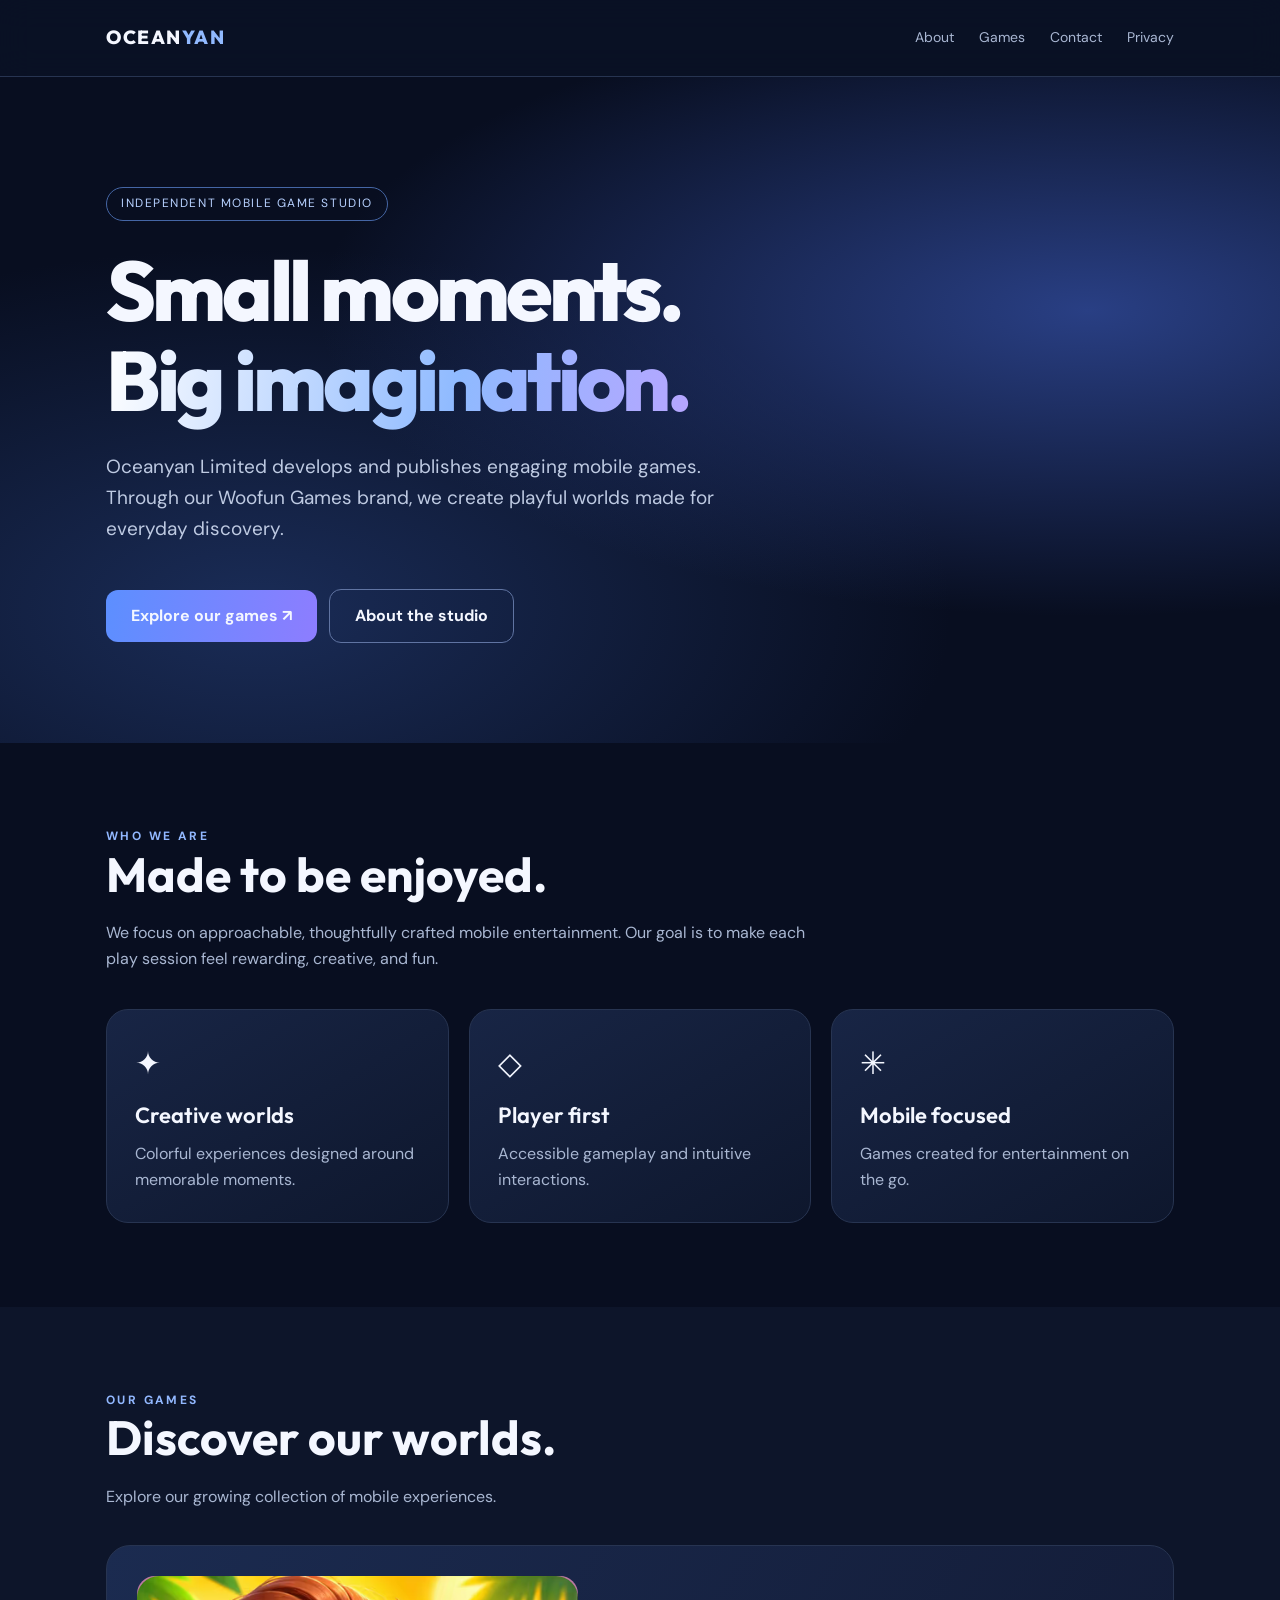
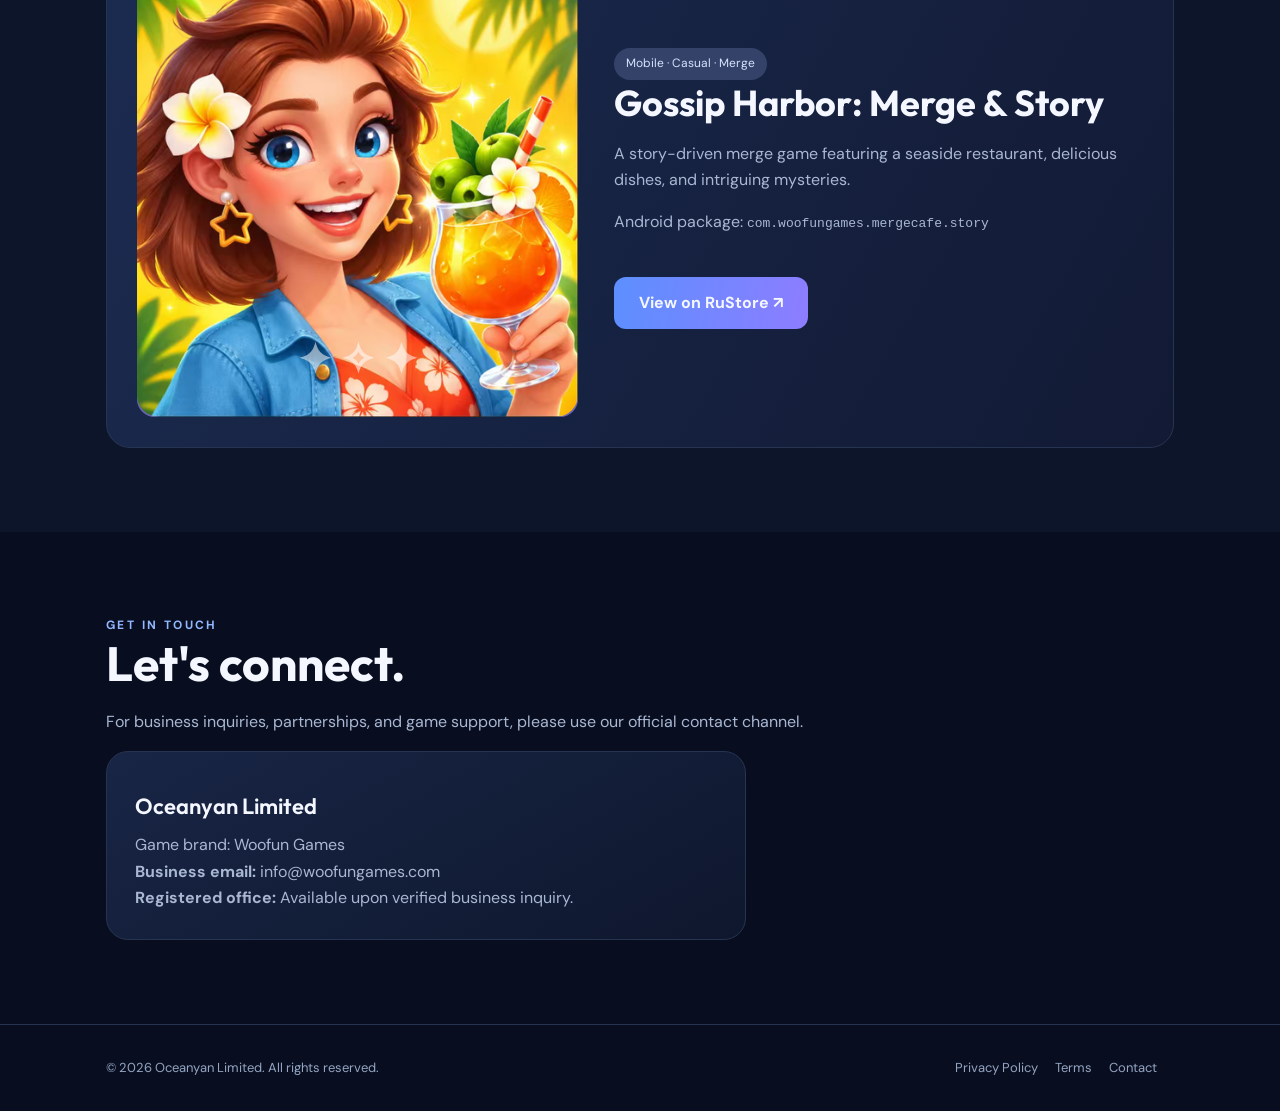
<file: index.html>
<!doctype html><html lang="en"><head><meta charset="utf-8"><meta name="viewport" content="width=device-width, initial-scale=1"><meta name="theme-color" content="#080e20"><meta name="description" content="Oceanyan Limited — mobile game development and publishing."><title>Mobile Game Studio | Oceanyan Limited</title><link rel="stylesheet" href="assets/style.css"><link rel="icon" type="image/png" href="assets/game-icon.png"></head><body><header><nav class="wrap"><a class="logo" href="index.html">OCEAN<span>YAN</span></a><div class="links"><a href="index.html#about">About</a><a href="index.html#games">Games</a><a href="index.html#contact">Contact</a><a href="privacy.html">Privacy</a></div></nav></header><section class="hero"><div class="wrap"><span class="tag">Independent mobile game studio</span><h1>Small moments.<br><span class="gradient">Big imagination.</span></h1><p class="lead">Oceanyan Limited develops and publishes engaging mobile games. Through our Woofun Games brand, we create playful worlds made for everyday discovery.</p><a class="btn" href="#games">Explore our games ↗</a><a class="btn secondary" href="#about">About the studio</a></div></section><section class="section" id="about"><div class="wrap"><div class="eyebrow">Who we are</div><h2>Made to be enjoyed.</h2><p class="sub">We focus on approachable, thoughtfully crafted mobile entertainment. Our goal is to make each play session feel rewarding, creative, and fun.</p><div class="grid"><div class="card"><div class="symbol">✦</div><h3>Creative worlds</h3><p>Colorful experiences designed around memorable moments.</p></div><div class="card"><div class="symbol">◇</div><h3>Player first</h3><p>Accessible gameplay and intuitive interactions.</p></div><div class="card"><div class="symbol">✳</div><h3>Mobile focused</h3><p>Games created for entertainment on the go.</p></div></div></div></section><section class="section" id="games" style="background:#0d152a"><div class="wrap"><div class="eyebrow">Our games</div><h2>Discover our worlds.</h2><p class="sub">Explore our growing collection of mobile experiences.</p><div class="game"><div class="gameart"><img src="assets/game-icon.png" alt="Gossip Harbor: Merge & Story game icon" style="width:100%;height:100%;object-fit:cover;border-radius:22px;display:block"></div><div><span class="pill">Mobile · Casual · Merge</span><h3>Gossip Harbor: Merge &amp; Story</h3><p class="sub">A story-driven merge game featuring a seaside restaurant, delicious dishes, and intriguing mysteries.</p><p class="sub">Android package: <code>com.woofungames.mergecafe.story</code></p><p><a class="btn" href="https://www.rustore.ru/catalog/app/com.woofungames.mergecafe.story" target="_blank" rel="noopener noreferrer">View on RuStore ↗</a></p></div></div></div></section><section class="section" id="contact"><div class="wrap"><div class="eyebrow">Get in touch</div><h2>Let's connect.</h2><p class="sub">For business inquiries, partnerships, and game support, please use our official contact channel.</p><div class="card" style="max-width:640px"><h3>Oceanyan Limited</h3><p>Game brand: Woofun Games</p><p><strong>Business email:</strong> <a href="mailto:info@woofungames.com">info@woofungames.com</a></p><p><strong>Registered office:</strong> Available upon verified business inquiry.</p></div></div></section><footer class="foot"><div class="wrap footinner"><span>© 2026 Oceanyan Limited. All rights reserved.</span><div><a href="privacy.html">Privacy Policy</a><a href="terms.html">Terms</a><a href="index.html#contact">Contact</a></div></div></footer></body></html>
</file>
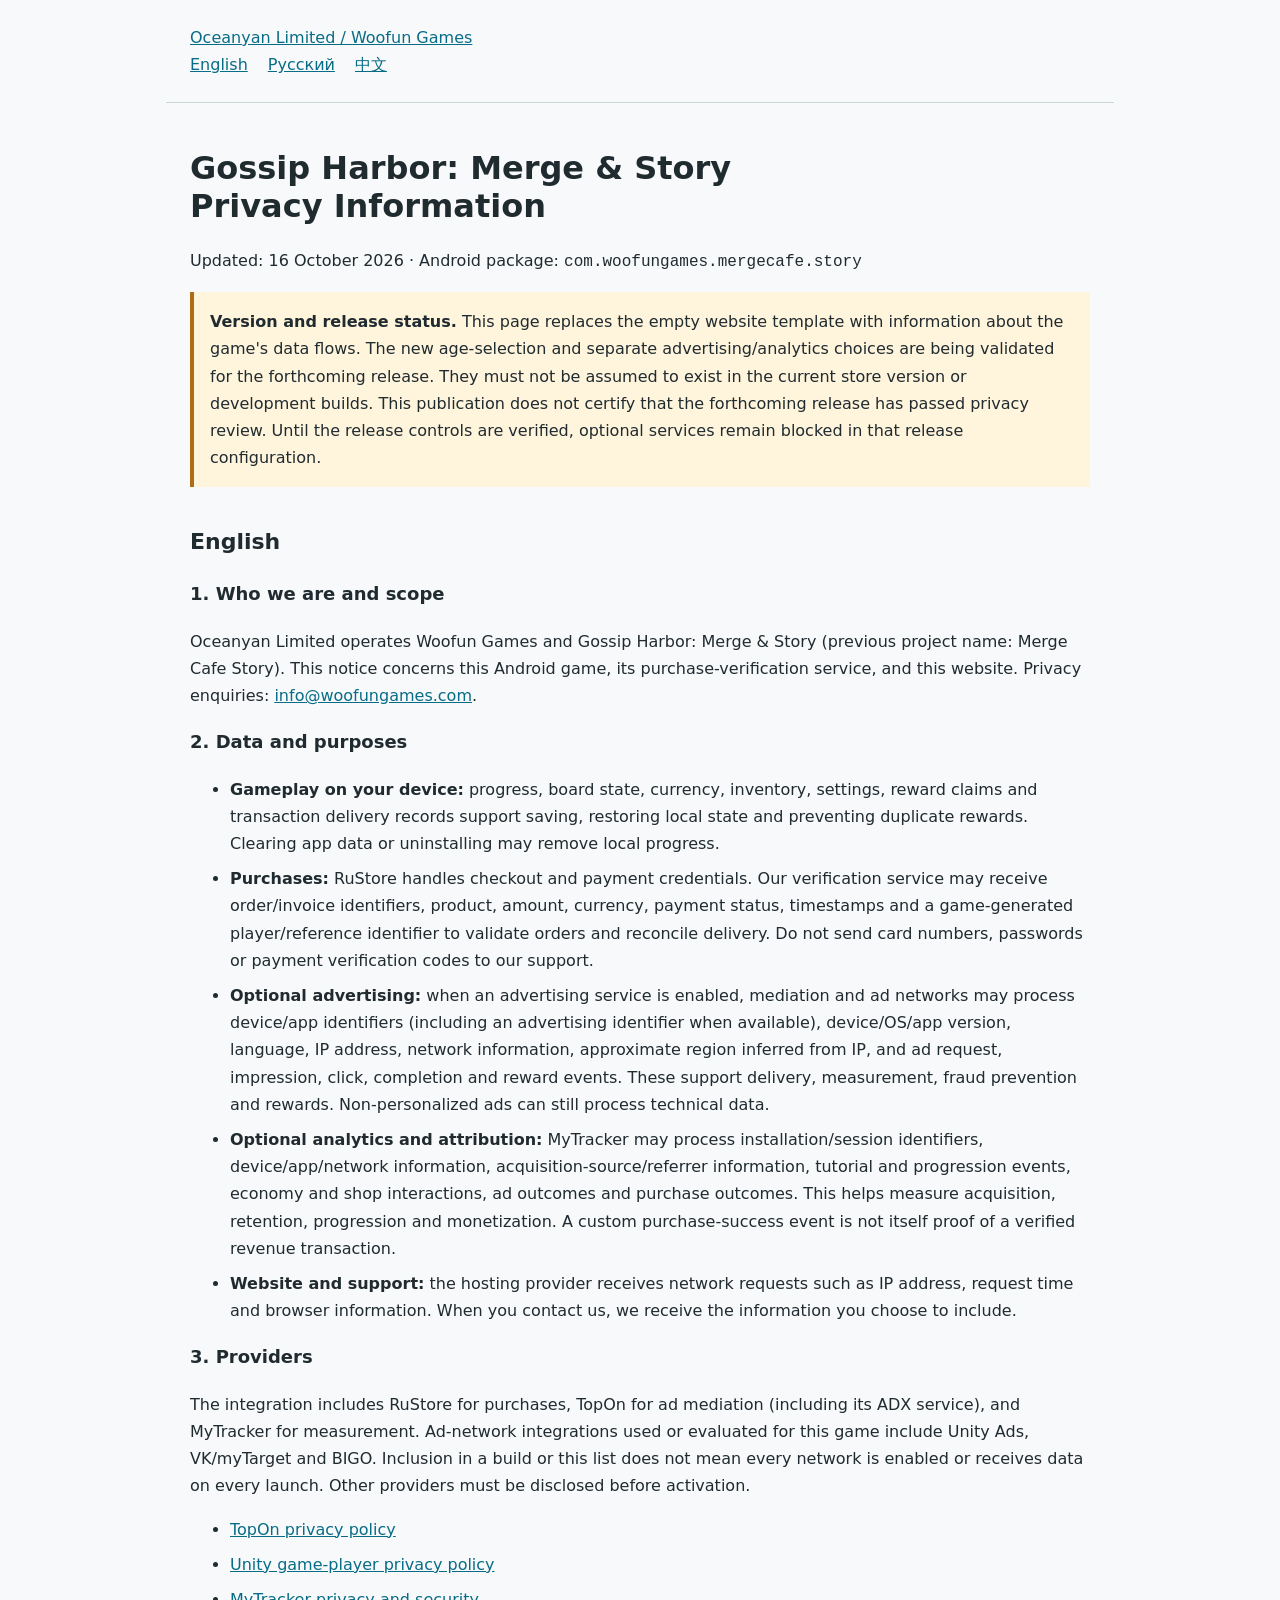
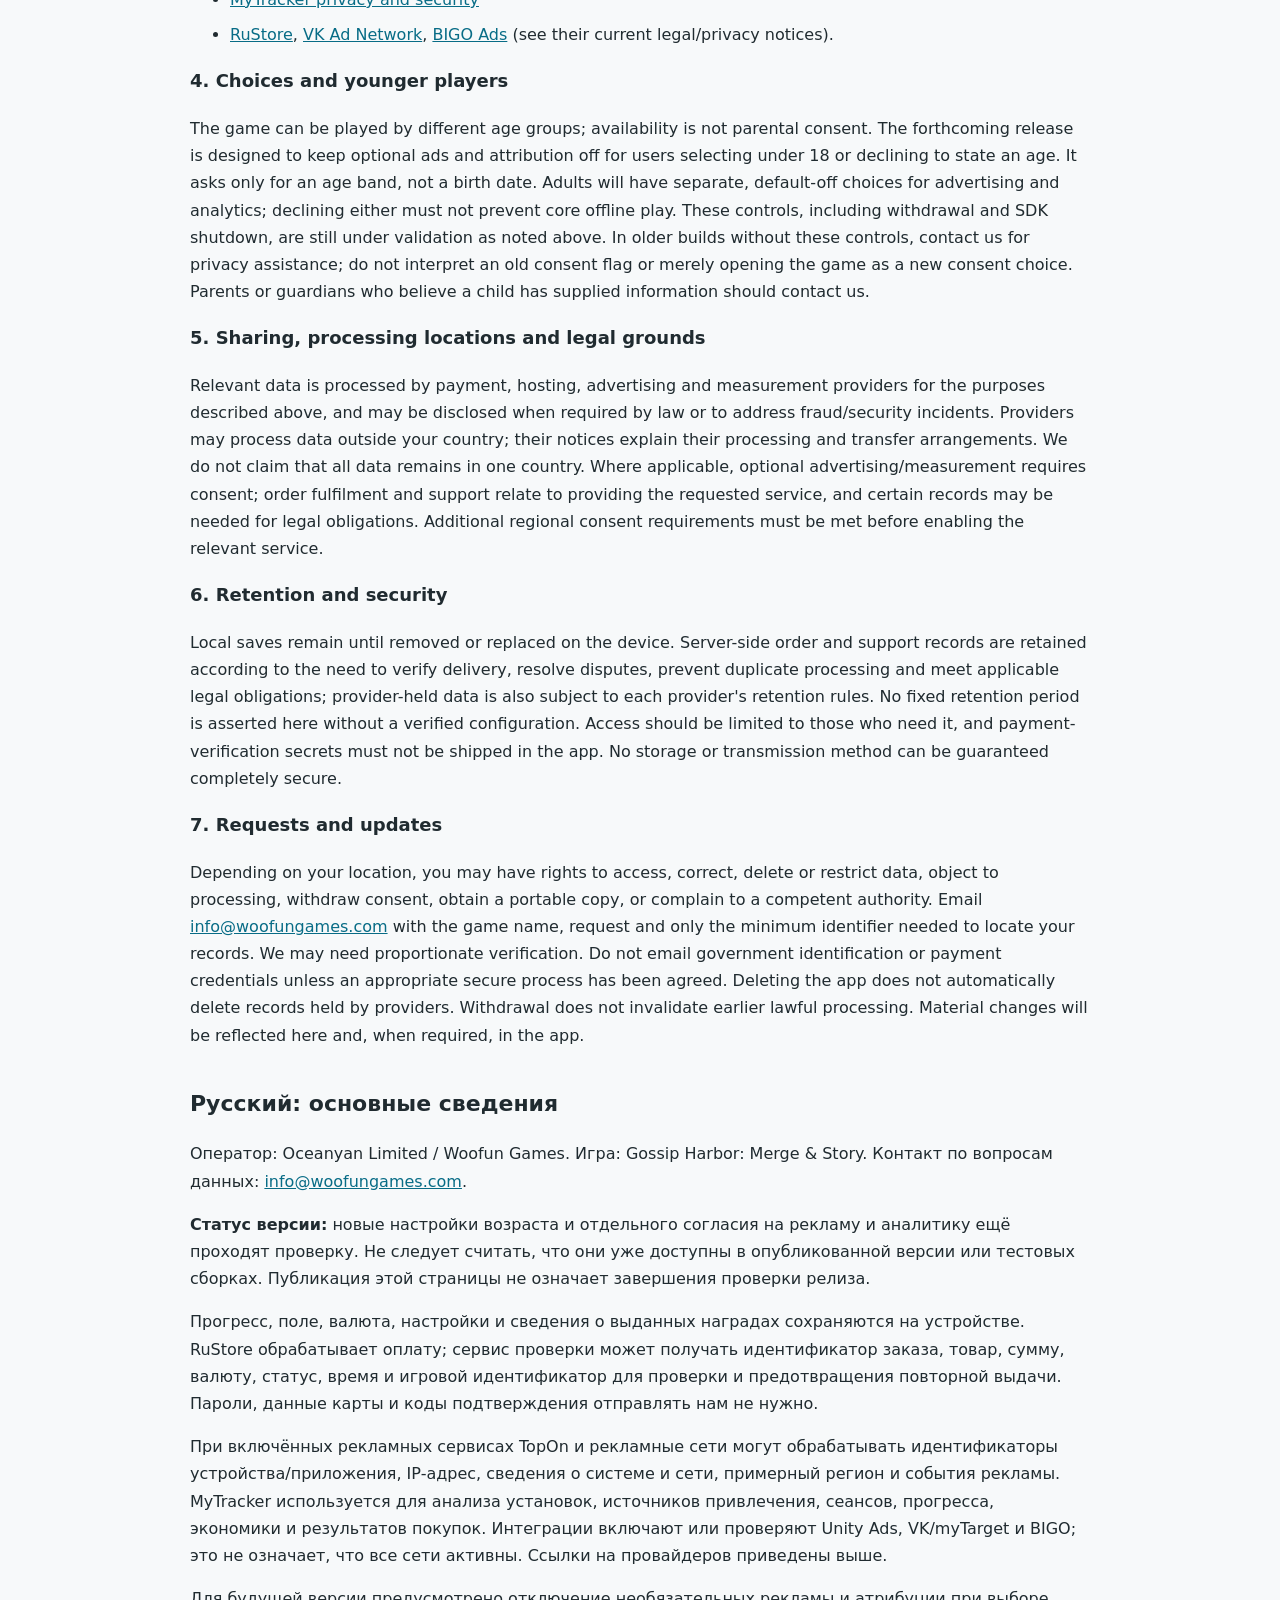
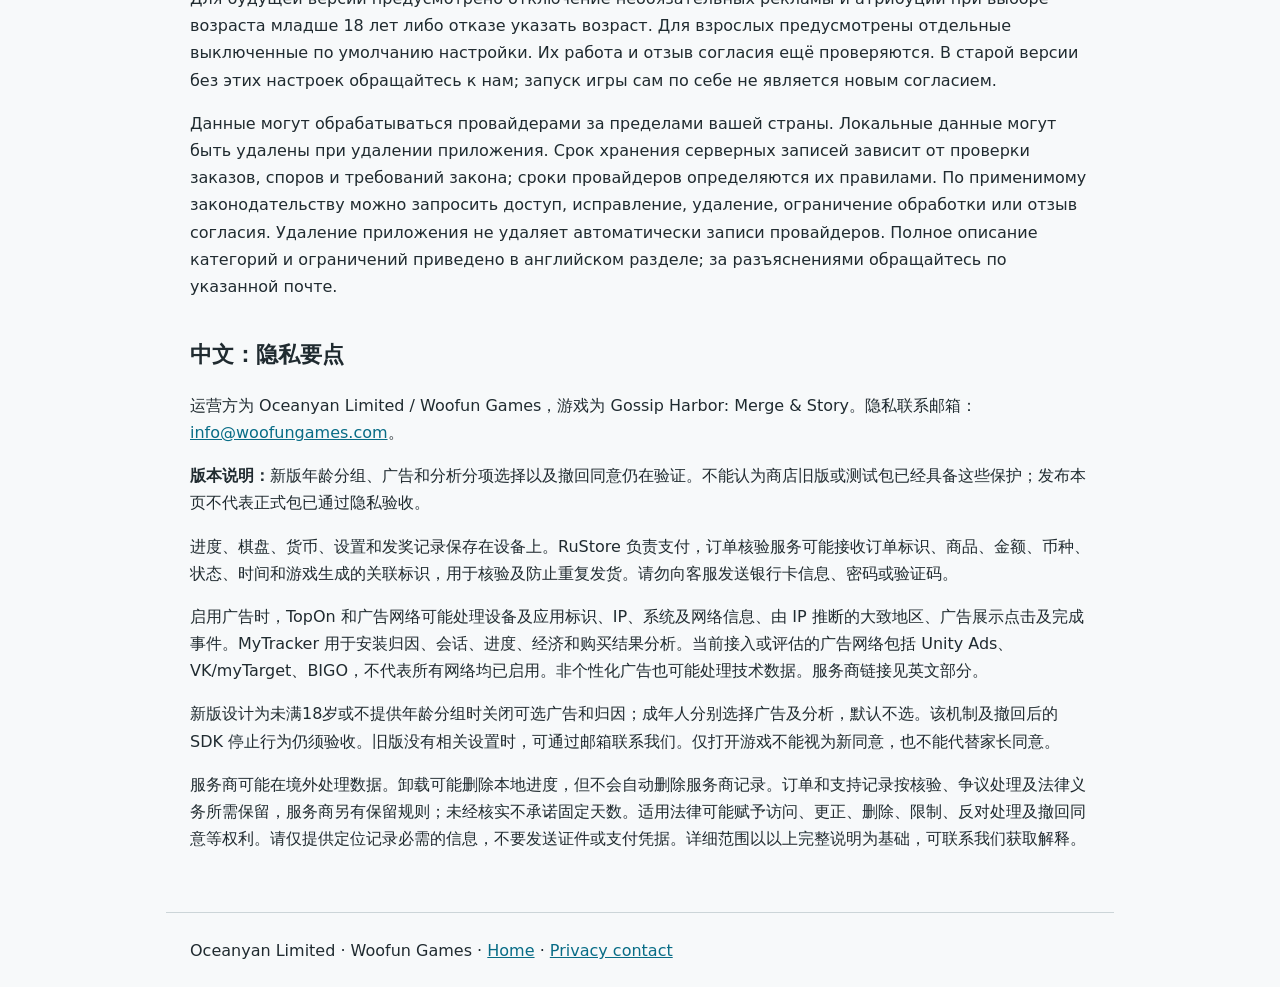
<file: privacy.html>
<!doctype html>
<html lang="en"><head><meta charset="utf-8"><meta name="viewport" content="width=device-width,initial-scale=1"><title>Gossip Harbor Privacy | Woofun Games</title><style>body{margin:0;background:#f7f9fa;color:#202b30;font:16px/1.7 system-ui,sans-serif}header,main,footer{max-width:900px;margin:auto;padding:24px}header{border-bottom:1px solid #ccd5d8}a{color:#086c86}h1{font-size:32px;line-height:1.2}h2{font-size:22px;margin-top:32px}h3{font-size:18px}.notice{border-left:4px solid #ad6c16;padding:16px;background:#fff4dc}nav{display:flex;gap:20px;flex-wrap:wrap}section{margin:36px 0}code{overflow-wrap:anywhere}footer{border-top:1px solid #ccd5d8}li{margin:8px 0}</style></head><body>
<header><a href="index.html">Oceanyan Limited / Woofun Games</a><nav aria-label="Languages"><a href="#en">English</a><a href="#ru">Русский</a><a href="#zh">中文</a></nav></header><main>
<h1>Gossip Harbor: Merge &amp; Story<br>Privacy Information</h1><p>Updated: 16 October 2026 · Android package: <code>com.woofungames.mergecafe.story</code></p>
<div class="notice"><strong>Version and release status.</strong> This page replaces the empty website template with information about the game's data flows. The new age-selection and separate advertising/analytics choices are being validated for the forthcoming release. They must not be assumed to exist in the current store version or development builds. This publication does not certify that the forthcoming release has passed privacy review. Until the release controls are verified, optional services remain blocked in that release configuration.</div>
<section id="en" lang="en"><h2>English</h2>
<h3>1. Who we are and scope</h3><p>Oceanyan Limited operates Woofun Games and Gossip Harbor: Merge &amp; Story (previous project name: Merge Cafe Story). This notice concerns this Android game, its purchase-verification service, and this website. Privacy enquiries: <a href="mailto:info@woofungames.com">info@woofungames.com</a>.</p>
<h3>2. Data and purposes</h3><ul><li><strong>Gameplay on your device:</strong> progress, board state, currency, inventory, settings, reward claims and transaction delivery records support saving, restoring local state and preventing duplicate rewards. Clearing app data or uninstalling may remove local progress.</li><li><strong>Purchases:</strong> RuStore handles checkout and payment credentials. Our verification service may receive order/invoice identifiers, product, amount, currency, payment status, timestamps and a game-generated player/reference identifier to validate orders and reconcile delivery. Do not send card numbers, passwords or payment verification codes to our support.</li><li><strong>Optional advertising:</strong> when an advertising service is enabled, mediation and ad networks may process device/app identifiers (including an advertising identifier when available), device/OS/app version, language, IP address, network information, approximate region inferred from IP, and ad request, impression, click, completion and reward events. These support delivery, measurement, fraud prevention and rewards. Non-personalized ads can still process technical data.</li><li><strong>Optional analytics and attribution:</strong> MyTracker may process installation/session identifiers, device/app/network information, acquisition-source/referrer information, tutorial and progression events, economy and shop interactions, ad outcomes and purchase outcomes. This helps measure acquisition, retention, progression and monetization. A custom purchase-success event is not itself proof of a verified revenue transaction.</li><li><strong>Website and support:</strong> the hosting provider receives network requests such as IP address, request time and browser information. When you contact us, we receive the information you choose to include.</li></ul>
<h3>3. Providers</h3><p>The integration includes RuStore for purchases, TopOn for ad mediation (including its ADX service), and MyTracker for measurement. Ad-network integrations used or evaluated for this game include Unity Ads, VK/myTarget and BIGO. Inclusion in a build or this list does not mean every network is enabled or receives data on every launch. Other providers must be disclosed before activation.</p><ul><li><a href="https://help.toponad.net/docs/Privacy-Policy">TopOn privacy policy</a></li><li><a href="https://unity.com/legal/game-player-and-app-user-privacy-policy">Unity game-player privacy policy</a></li><li><a href="https://docs.tracker.my.com/en/privacy-and-security/about">MyTracker privacy and security</a></li><li><a href="https://www.rustore.ru/">RuStore</a>, <a href="https://ads.vk.ru/">VK Ad Network</a>, <a href="https://www.bigossp.com/">BIGO Ads</a> (see their current legal/privacy notices).</li></ul>
<h3>4. Choices and younger players</h3><p>The game can be played by different age groups; availability is not parental consent. The forthcoming release is designed to keep optional ads and attribution off for users selecting under 18 or declining to state an age. It asks only for an age band, not a birth date. Adults will have separate, default-off choices for advertising and analytics; declining either must not prevent core offline play. These controls, including withdrawal and SDK shutdown, are still under validation as noted above. In older builds without these controls, contact us for privacy assistance; do not interpret an old consent flag or merely opening the game as a new consent choice. Parents or guardians who believe a child has supplied information should contact us.</p>
<h3>5. Sharing, processing locations and legal grounds</h3><p>Relevant data is processed by payment, hosting, advertising and measurement providers for the purposes described above, and may be disclosed when required by law or to address fraud/security incidents. Providers may process data outside your country; their notices explain their processing and transfer arrangements. We do not claim that all data remains in one country. Where applicable, optional advertising/measurement requires consent; order fulfilment and support relate to providing the requested service, and certain records may be needed for legal obligations. Additional regional consent requirements must be met before enabling the relevant service.</p>
<h3>6. Retention and security</h3><p>Local saves remain until removed or replaced on the device. Server-side order and support records are retained according to the need to verify delivery, resolve disputes, prevent duplicate processing and meet applicable legal obligations; provider-held data is also subject to each provider's retention rules. No fixed retention period is asserted here without a verified configuration. Access should be limited to those who need it, and payment-verification secrets must not be shipped in the app. No storage or transmission method can be guaranteed completely secure.</p>
<h3>7. Requests and updates</h3><p>Depending on your location, you may have rights to access, correct, delete or restrict data, object to processing, withdraw consent, obtain a portable copy, or complain to a competent authority. Email <a href="mailto:info@woofungames.com">info@woofungames.com</a> with the game name, request and only the minimum identifier needed to locate your records. We may need proportionate verification. Do not email government identification or payment credentials unless an appropriate secure process has been agreed. Deleting the app does not automatically delete records held by providers. Withdrawal does not invalidate earlier lawful processing. Material changes will be reflected here and, when required, in the app.</p></section>
<section id="ru" lang="ru"><h2>Русский: основные сведения</h2><p>Оператор: Oceanyan Limited / Woofun Games. Игра: Gossip Harbor: Merge &amp; Story. Контакт по вопросам данных: <a href="mailto:info@woofungames.com">info@woofungames.com</a>.</p><p><strong>Статус версии:</strong> новые настройки возраста и отдельного согласия на рекламу и аналитику ещё проходят проверку. Не следует считать, что они уже доступны в опубликованной версии или тестовых сборках. Публикация этой страницы не означает завершения проверки релиза.</p><p>Прогресс, поле, валюта, настройки и сведения о выданных наградах сохраняются на устройстве. RuStore обрабатывает оплату; сервис проверки может получать идентификатор заказа, товар, сумму, валюту, статус, время и игровой идентификатор для проверки и предотвращения повторной выдачи. Пароли, данные карты и коды подтверждения отправлять нам не нужно.</p><p>При включённых рекламных сервисах TopOn и рекламные сети могут обрабатывать идентификаторы устройства/приложения, IP-адрес, сведения о системе и сети, примерный регион и события рекламы. MyTracker используется для анализа установок, источников привлечения, сеансов, прогресса, экономики и результатов покупок. Интеграции включают или проверяют Unity Ads, VK/myTarget и BIGO; это не означает, что все сети активны. Ссылки на провайдеров приведены выше.</p><p>Для будущей версии предусмотрено отключение необязательных рекламы и атрибуции при выборе возраста младше 18 лет либо отказе указать возраст. Для взрослых предусмотрены отдельные выключенные по умолчанию настройки. Их работа и отзыв согласия ещё проверяются. В старой версии без этих настроек обращайтесь к нам; запуск игры сам по себе не является новым согласием.</p><p>Данные могут обрабатываться провайдерами за пределами вашей страны. Локальные данные могут быть удалены при удалении приложения. Срок хранения серверных записей зависит от проверки заказов, споров и требований закона; сроки провайдеров определяются их правилами. По применимому законодательству можно запросить доступ, исправление, удаление, ограничение обработки или отзыв согласия. Удаление приложения не удаляет автоматически записи провайдеров. Полное описание категорий и ограничений приведено в английском разделе; за разъяснениями обращайтесь по указанной почте.</p></section>
<section id="zh" lang="zh-CN"><h2>中文：隐私要点</h2><p>运营方为 Oceanyan Limited / Woofun Games，游戏为 Gossip Harbor: Merge &amp; Story。隐私联系邮箱：<a href="mailto:info@woofungames.com">info@woofungames.com</a>。</p><p><strong>版本说明：</strong>新版年龄分组、广告和分析分项选择以及撤回同意仍在验证。不能认为商店旧版或测试包已经具备这些保护；发布本页不代表正式包已通过隐私验收。</p><p>进度、棋盘、货币、设置和发奖记录保存在设备上。RuStore 负责支付，订单核验服务可能接收订单标识、商品、金额、币种、状态、时间和游戏生成的关联标识，用于核验及防止重复发货。请勿向客服发送银行卡信息、密码或验证码。</p><p>启用广告时，TopOn 和广告网络可能处理设备及应用标识、IP、系统及网络信息、由 IP 推断的大致地区、广告展示点击及完成事件。MyTracker 用于安装归因、会话、进度、经济和购买结果分析。当前接入或评估的广告网络包括 Unity Ads、VK/myTarget、BIGO，不代表所有网络均已启用。非个性化广告也可能处理技术数据。服务商链接见英文部分。</p><p>新版设计为未满18岁或不提供年龄分组时关闭可选广告和归因；成年人分别选择广告及分析，默认不选。该机制及撤回后的 SDK 停止行为仍须验收。旧版没有相关设置时，可通过邮箱联系我们。仅打开游戏不能视为新同意，也不能代替家长同意。</p><p>服务商可能在境外处理数据。卸载可能删除本地进度，但不会自动删除服务商记录。订单和支持记录按核验、争议处理及法律义务所需保留，服务商另有保留规则；未经核实不承诺固定天数。适用法律可能赋予访问、更正、删除、限制、反对处理及撤回同意等权利。请仅提供定位记录必需的信息，不要发送证件或支付凭据。详细范围以以上完整说明为基础，可联系我们获取解释。</p></section>
</main><footer>Oceanyan Limited · Woofun Games · <a href="index.html">Home</a> · <a href="mailto:info@woofungames.com">Privacy contact</a></footer></body></html>
</file>
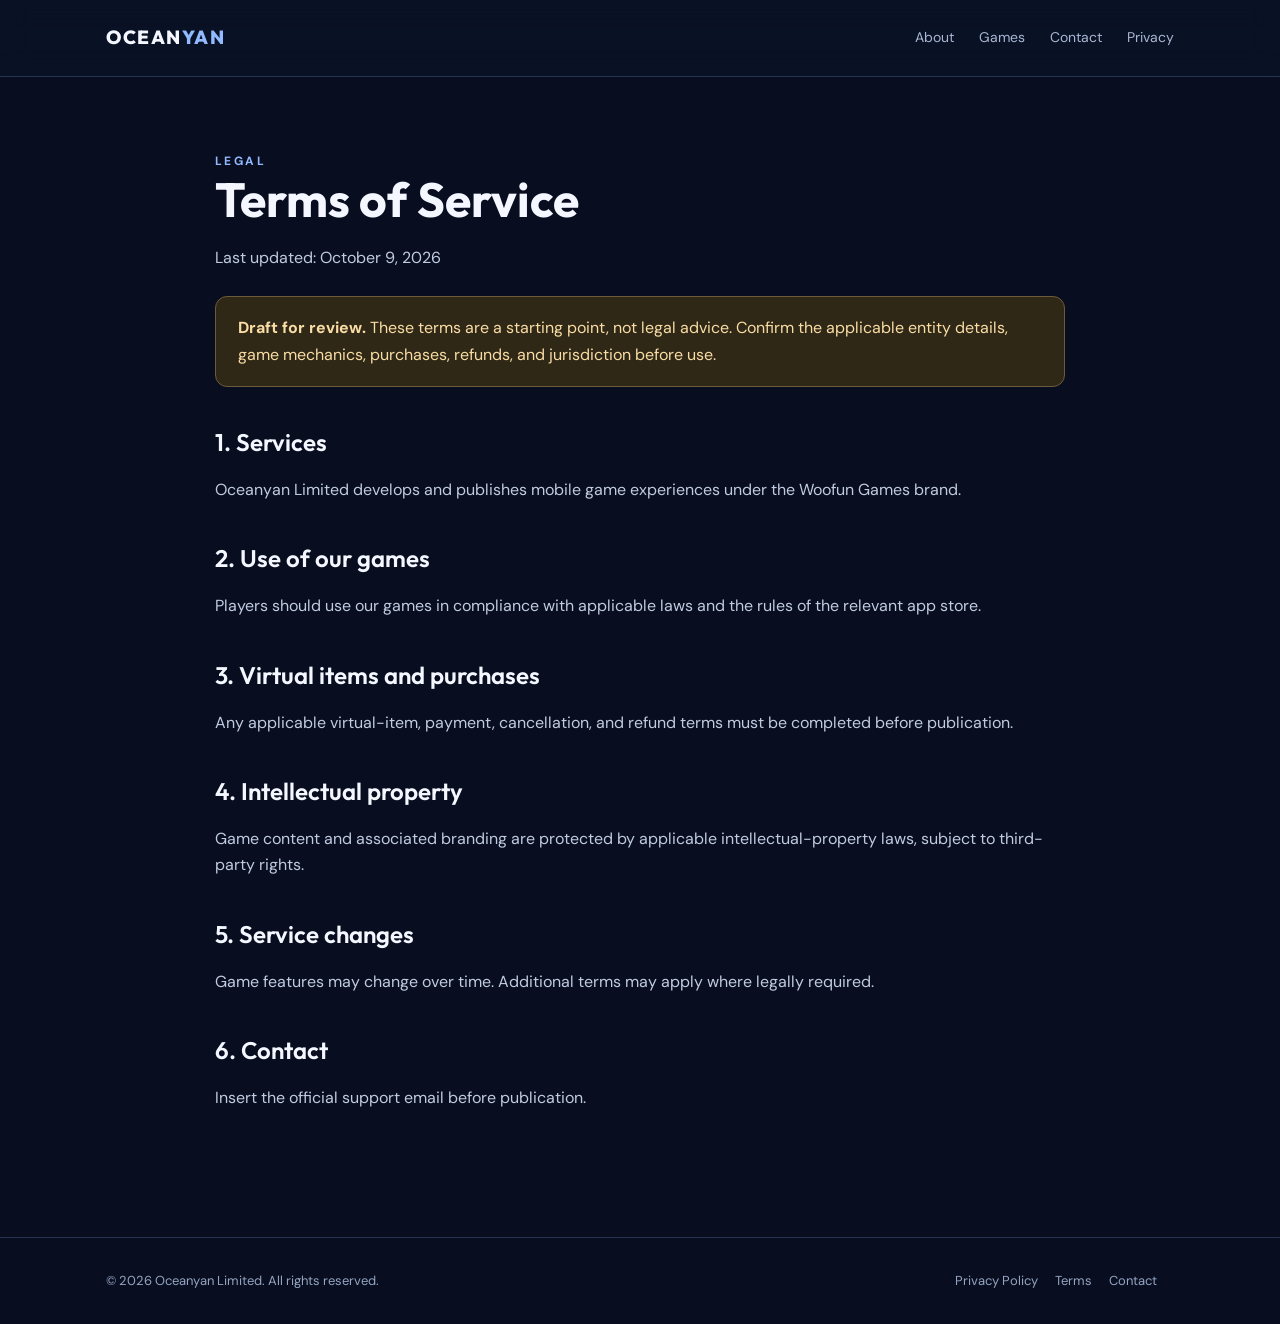
<file: terms.html>
<!doctype html><html lang="en"><head><meta charset="utf-8"><meta name="viewport" content="width=device-width, initial-scale=1"><meta name="theme-color" content="#080e20"><meta name="description" content="Oceanyan Limited — mobile game development and publishing."><title>Terms of Service | Oceanyan Limited</title><link rel="stylesheet" href="assets/style.css"></head><body><header><nav class="wrap"><a class="logo" href="index.html">OCEAN<span>YAN</span></a><div class="links"><a href="index.html#about">About</a><a href="index.html#games">Games</a><a href="index.html#contact">Contact</a><a href="privacy.html">Privacy</a></div></nav></header><main class="wrap page"><div class="eyebrow">Legal</div><h1>Terms of Service</h1><p>Last updated: October 9, 2026</p><div class="notice"><strong>Draft for review.</strong> These terms are a starting point, not legal advice. Confirm the applicable entity details, game mechanics, purchases, refunds, and jurisdiction before use.</div><h2>1. Services</h2><p>Oceanyan Limited develops and publishes mobile game experiences under the Woofun Games brand.</p><h2>2. Use of our games</h2><p>Players should use our games in compliance with applicable laws and the rules of the relevant app store.</p><h2>3. Virtual items and purchases</h2><p>Any applicable virtual-item, payment, cancellation, and refund terms must be completed before publication.</p><h2>4. Intellectual property</h2><p>Game content and associated branding are protected by applicable intellectual-property laws, subject to third-party rights.</p><h2>5. Service changes</h2><p>Game features may change over time. Additional terms may apply where legally required.</p><h2>6. Contact</h2><p>Insert the official support email before publication.</p></main><footer class="foot"><div class="wrap footinner"><span>© 2026 Oceanyan Limited. All rights reserved.</span><div><a href="privacy.html">Privacy Policy</a><a href="terms.html">Terms</a><a href="index.html#contact">Contact</a></div></div></footer></body></html>
</file>
<file: assets/style.css>
@import url('https://fonts.googleapis.com/css2?family=DM+Sans:wght@400;500;600;700&family=Outfit:wght@400;500;600;700;800&display=swap');:root{--bg:#080e20;--panel:#111b35;--line:#273451;--text:#f4f7ff;--muted:#a9b7d2;--accent:#78a8ff}*{box-sizing:border-box}html{scroll-behavior:smooth}body{margin:0;background:var(--bg);color:var(--text);font-family:'DM Sans',Arial,sans-serif;line-height:1.65}a{color:inherit;text-decoration:none}.wrap{max-width:1120px;margin:auto;padding:0 26px}header{border-bottom:1px solid var(--line);background:#0a1226d9;position:sticky;top:0;z-index:3;backdrop-filter:blur(16px)}nav{min-height:76px;display:flex;align-items:center;justify-content:space-between;gap:20px}.logo{font-family:Outfit,sans-serif;font-weight:800;letter-spacing:.08em;font-size:19px}.logo span{color:#91baff}.links{display:flex;gap:25px;color:var(--muted);font-size:14px}.links a:hover,.foot a:hover{color:white}.hero{padding:110px 0 100px;position:relative;overflow:hidden;background:radial-gradient(ellipse at 85% 35%,#293f84 0,transparent 50%),radial-gradient(ellipse at 20% 80%,#1a2c57 0,transparent 48%)}.tag{display:inline-block;border:1px solid #4566a5;border-radius:30px;color:#b7d1ff;padding:6px 14px;font-size:12px;letter-spacing:.13em;text-transform:uppercase}.hero h1{font:800 clamp(44px,7vw,84px)/1.07 Outfit,sans-serif;letter-spacing:-.045em;margin:25px 0}.gradient{background:linear-gradient(100deg,#fff,#8fbaff 60%,#b6a5ff);background-clip:text;color:transparent}.lead{max-width:650px;color:#becae2;font-size:19px}.btn{display:inline-block;background:linear-gradient(100deg,#5c8fff,#8d7dff);padding:13px 25px;border-radius:12px;font-weight:700;margin-top:25px}.secondary{background:transparent;border:1px solid #6074a2;margin-left:12px}.section{padding:84px 0}.section h2,.page h1{font:700 clamp(30px,4vw,48px)/1.15 Outfit,sans-serif;margin:0 0 18px}.eyebrow{color:#92b8ff;font-size:12px;text-transform:uppercase;letter-spacing:.2em;font-weight:700}.sub{color:var(--muted);max-width:730px}.grid{display:grid;grid-template-columns:repeat(3,1fr);gap:20px;margin-top:36px}.card{background:linear-gradient(150deg,#182545,#0e172d);border:1px solid var(--line);border-radius:22px;padding:28px}.card h3{font:600 22px Outfit;margin:12px 0}.card p{color:var(--muted);margin:0}.symbol{font-size:31px}.game{display:grid;grid-template-columns:1fr 1.2fr;gap:36px;align-items:center;margin-top:35px;background:linear-gradient(120deg,#1b2b50,#121a34);border:1px solid var(--line);padding:30px;border-radius:24px}.gameart{min-height:320px;border-radius:18px;background:radial-gradient(circle at 50% 25%,#fbd79c,#dd829a 45%,#6b64b4 95%);display:grid;place-items:center;text-align:center;color:#402c4f;font:800 42px/1.1 Outfit;position:relative}.gameart:after{content:'✦  ✧  ✦';position:absolute;bottom:35px;color:#fff8}.game h3{font:700 36px Outfit;margin:0 0 15px}.pill{display:inline-block;padding:6px 12px;background:#344269;border-radius:20px;color:#d6e2ff;font-size:12px}.page{padding:75px 0 110px;max-width:850px}.page h2{font:600 24px Outfit;margin-top:40px}.page p,.page li{color:#c1cbe0}.notice{border:1px solid #6d5b3a;background:#302817;padding:18px 22px;border-radius:12px;color:#f9dda5;margin:25px 0}.foot{border-top:1px solid var(--line);padding:32px 0;color:#94a4c1;font-size:13px}.footinner{display:flex;justify-content:space-between;gap:18px;flex-wrap:wrap}.foot a{margin-right:17px}@media(max-width:750px){nav{flex-wrap:wrap;padding:18px 0}.links{flex-wrap:wrap;gap:12px}.hero{padding:75px 0}.grid,.game{grid-template-columns:1fr}.gameart{min-height:250px}.secondary{margin-left:0}.hero h1{font-size:48px}}
</file>
